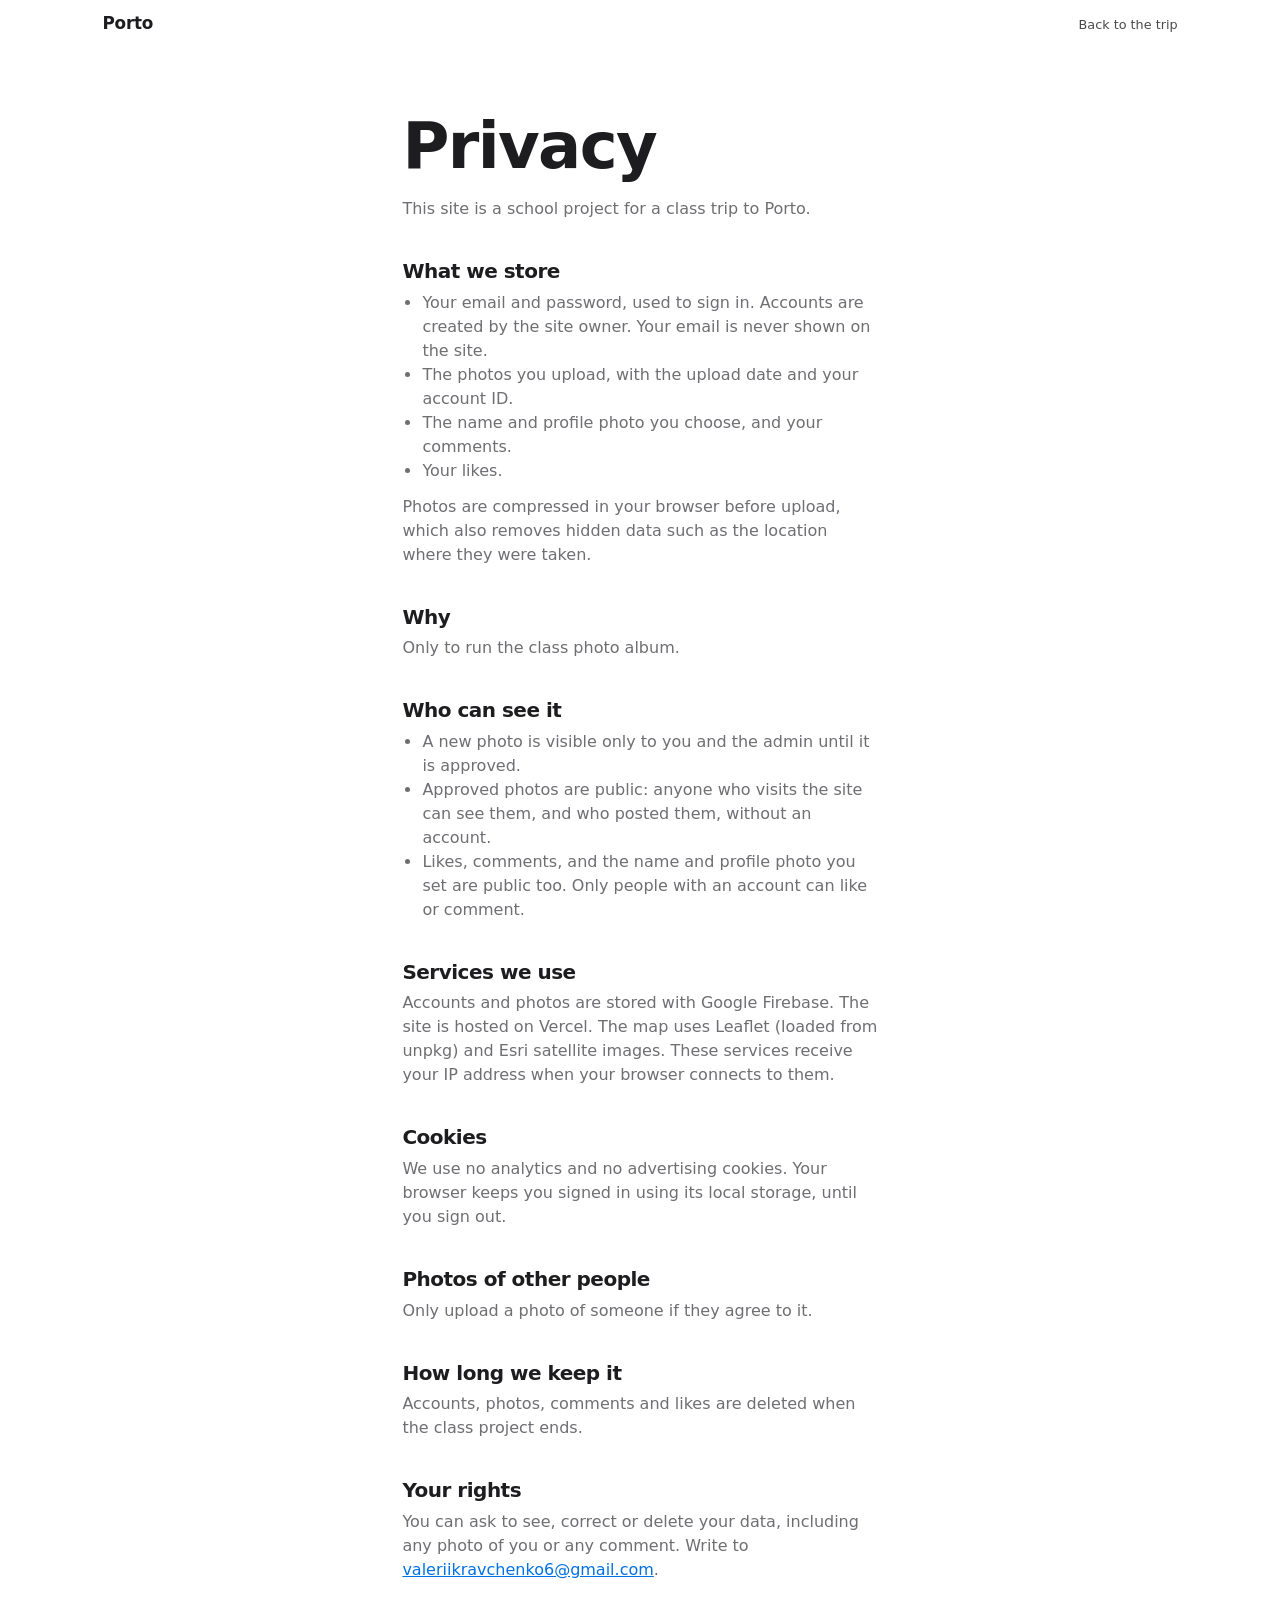
<file: privacy.html>
<!DOCTYPE html>
<html lang="en">
<head>
  <meta charset="UTF-8">
  <meta name="viewport" content="width=device-width, initial-scale=1.0">
  <title>Privacy — Porto Class Trip</title>
  <link rel="stylesheet" href="style.css">
</head>
<body>
  <header class="nav">
    <a href="index.html" class="logo">Porto</a>
    <nav>
      <a href="index.html">Back to the trip</a>
    </nav>
  </header>

  <main class="privacy">
    <h1>Privacy</h1>
    <p>This site is a school project for a class trip to Porto.</p>

    <h2>What we store</h2>
    <ul>
      <li>Your email and password, used to sign in. Accounts are created by the site
          owner. Your email is never shown on the site.</li>
      <li>The photos you upload, with the upload date and your account ID.</li>
      <li>The name and profile photo you choose, and your comments.</li>
      <li>Your likes.</li>
    </ul>
    <p>Photos are compressed in your browser before upload, which also removes
       hidden data such as the location where they were taken.</p>

    <h2>Why</h2>
    <p>Only to run the class photo album.</p>

    <h2>Who can see it</h2>
    <ul>
      <li>A new photo is visible only to you and the admin until it is approved.</li>
      <li>Approved photos are public: anyone who visits the site can see them,
          and who posted them, without an account.</li>
      <li>Likes, comments, and the name and profile photo you set are public too.
          Only people with an account can like or comment.</li>
    </ul>

    <h2>Services we use</h2>
    <p>Accounts and photos are stored with Google Firebase. The site is hosted on
       Vercel. The map uses Leaflet (loaded from unpkg) and Esri satellite images.
       These services receive your IP address when your browser connects to them.</p>

    <h2>Cookies</h2>
    <p>We use no analytics and no advertising cookies. Your browser keeps you
       signed in using its local storage, until you sign out.</p>

    <h2>Photos of other people</h2>
    <p>Only upload a photo of someone if they agree to it.</p>

    <h2>How long we keep it</h2>
    <p>Accounts, photos, comments and likes are deleted when the class project ends.</p>

    <h2>Your rights</h2>
    <p>You can ask to see, correct or delete your data, including any photo of you
       or any comment.
       Write to <a href="mailto:valeriikravchenko6@gmail.com">valeriikravchenko6@gmail.com</a>.</p>
  </main>
</body>
</html>
</file>
<file: style.css>
* {
  margin: 0;
  padding: 0;
  box-sizing: border-box;
}

/* Все цвета и размеры сайта — здесь. Поменяешь тут — поменяется везде. */
:root {
  --white: #ffffff;
  --gray: #f5f5f7;        /* светло-серый фон секций */
  --ink: #1d1d1f;         /* почти чёрный текст */
  --muted: #6e6e73;       /* второстепенный текст на светлом */
  --muted-dark: #a1a1a6;  /* второстепенный текст на тёмном */
  --black: #000000;
  --accent: #0071e3;      /* единственный яркий цвет на светлом */
  --accent-dark: #2997ff; /* тот же синий, но читается на тёмном */
  --radius: 28px;
  --side: 8vw;            /* отступ контента от края экрана */
  --ease: cubic-bezier(0.2, 0.7, 0.2, 1); /* быстро стартует, мягко останавливается */
}

html {
  scroll-behavior: smooth;
}

body {
  /* На Mac и iPhone будет системный шрифт Apple, на остальных — Inter */
  font-family: -apple-system, BlinkMacSystemFont, "SF Pro Text", "Inter", system-ui, sans-serif;
  line-height: 1.5;
  color: var(--ink);
  background: var(--white);
  overflow-x: clip; /* clip, а не hidden — hidden ломает position: sticky */
  -webkit-font-smoothing: antialiased;
}

/* Крупные жирные заголовки с плотными буквами — главный приём этого стиля */
h1, h2, h3 {
  font-weight: 600;
  line-height: 1.08;
  letter-spacing: -0.025em;
}

img {
  display: block;
}

/* ---------- Прогресс и навигация ---------- */

#progress {
  position: fixed;
  top: 0;
  left: 0;
  height: 2px;
  width: 100%;
  background: var(--accent);
  transform-origin: left;
  transform: scaleX(0);
  z-index: 100;
}

/* Светлое «матовое стекло»: читается и на фото, и на белых секциях */
.nav {
  position: fixed;
  top: 0;
  left: 0;
  right: 0;
  height: 48px;
  display: flex;
  justify-content: space-between;
  align-items: center;
  padding: 0 var(--side);
  z-index: 50;
  background: rgba(255, 255, 255, 0.78);
  backdrop-filter: saturate(180%) blur(20px);
  -webkit-backdrop-filter: saturate(180%) blur(20px);
}

.nav a {
  color: var(--ink);
  text-decoration: none;
}

.logo {
  font-size: 1.05rem;
  font-weight: 600;
  letter-spacing: -0.01em;
}

.nav nav a {
  margin-left: 1.8rem;
  font-size: 0.8rem;
  opacity: 0.8;
  transition: opacity 0.2s;
}

.nav nav a:hover {
  opacity: 1;
}

/* ---------- Общая механика глав со скроллом ---------- */

.chapter {
  --p: 0;              /* прогресс 0..1, его ставит script.js */
  --leave: 0;          /* 0..1 — насколько глава «уходит» под следующую */
  position: relative;
  height: 400vh;       /* чем выше секция — тем дольше длится анимация */
  background: var(--black);
  color: var(--white);
  /* Следующая секция заезжает на последний экран этой главы.
     Поэтому последний экран (100vh) — это время перехода, а не анимации. */
  margin-bottom: -100vh;
}

/* Секция, которая наезжает на предыдущую главу */
.chapter + .chapter {
  overflow: clip; /* clip, а не hidden — hidden сломал бы sticky */
}

.sticky {
  position: sticky;
  top: 0;
  height: 100vh;
  overflow: hidden;
  /* уходящая глава немного уменьшается... */
  transform: scale(calc(1 - var(--leave) * 0.05));
}

/* ...и затемняется (полупрозрачный чёрный слой поверх всего) */
.sticky::after {
  content: "";
  position: absolute;
  inset: 0;
  background: var(--black);
  opacity: calc(var(--leave) * 0.6);
  pointer-events: none;
  z-index: 5;
}

.bg {
  position: absolute;
  inset: 0;
  width: 100%;
  height: 100%;
  object-fit: cover;
}

.shade {
  position: absolute;
  inset: 0;
  background: linear-gradient(to bottom, rgba(0,0,0,0.25), rgba(0,0,0,0.6));
}

/* Элементы с data-from по умолчанию спрятаны, класс .active их показывает */
[data-from] {
  opacity: 0;
  transform: translateY(30px);
  transition: opacity 0.8s var(--ease), transform 0.8s var(--ease);
}

[data-from].active {
  opacity: 1;
  transform: none;
}

/* Уже пройденный элемент уходит вверх, а не падает обратно вниз */
[data-from].past {
  opacity: 0;
  transform: translateY(-30px);
}

/* Маленькая строка над заголовком */
.kicker {
  font-size: 1.05rem;
  font-weight: 600;
  letter-spacing: -0.01em;
  color: var(--muted);
}

.year {
  display: inline-block;
  font-size: 0.85rem;
  font-weight: 600;
  color: var(--accent);
}

/* ---------- 1. Обложка ---------- */

.hero {
  height: 300vh;
  background: var(--white);
  color: var(--ink);
}

/* Фото в рамке под текстом. --k — «сколько рамки осталось»:
   1 в начале, 0 когда фото раскрылось на весь экран. */
.hero .bg {
  --k: max(0, 1 - var(--p) * 1.6);
  --frame-top: 46vh;
  --frame-side: 12vw;
  --frame-bottom: 5vh;
  inset: auto;
  top: calc(var(--k) * var(--frame-top));
  left: calc(var(--k) * var(--frame-side));
  width: calc(100% - var(--k) * var(--frame-side) * 2);
  height: calc(100% - var(--k) * (var(--frame-top) + var(--frame-bottom)));
  border-radius: calc(var(--k) * var(--radius));
}

.hero .shade {
  opacity: calc((var(--p) - 0.6) * 2.5);
}

.hero-text {
  position: absolute;
  top: 48px; /* высота меню */
  left: 0;
  right: 0;
  height: calc(46vh - 48px);
  display: flex;
  flex-direction: column;
  justify-content: center;
  align-items: center;
  text-align: center;
  padding: 0 1.5rem;
  /* текст тает, когда фото раскрывается */
  opacity: calc(1 - var(--p) * 2.2);
}

.hero h1 {
  font-size: clamp(3.5rem, min(10vw, 17vh), 9rem);
  font-weight: 700;
  letter-spacing: -0.035em;
  line-height: 1;
}

.hero .sub {
  font-size: clamp(1.1rem, 2vw, 1.6rem);
  font-weight: 500;
  letter-spacing: -0.015em;
  margin-top: 0.4rem;
}

.hero .starts {
  font-size: 0.95rem;
  color: var(--muted);
  margin-top: 0.8rem;
}

#countdown {
  font-weight: 600;
  color: var(--accent);
  font-variant-numeric: tabular-nums; /* цифры одной ширины — таймер не дёргается */
}

.hero-second {
  position: absolute;
  inset: 0;
  display: grid;
  place-items: center;
  padding: 2rem;
  text-align: center;
  color: var(--white);
  font-size: clamp(2rem, 5vw, 4rem);
  font-weight: 600;
  letter-spacing: -0.025em;
  line-height: 1.1;
}

.scroll-hint {
  position: absolute;
  bottom: 8vh;
  left: 50%;
  translate: -50% 0;
  font-size: 0.8rem;
  color: var(--white);
  opacity: calc(1 - var(--p) * 5);
  animation: bounce 1.6s infinite;
}

@keyframes bounce {
  50% { transform: translateY(6px); }
}

/* ---------- Карта «Где это?» ---------- */

.where {
  height: 400vh;
}

#leaflet-map {
  position: absolute;
  inset: 0;
  z-index: 0; /* свой «слой», чтобы карта не перекрывала меню */
  background: var(--black);
}

.where-text {
  position: absolute;
  left: var(--side);
  bottom: 10vh;
  width: min(420px, 84vw);
  height: 14rem;
  z-index: 1;
  pointer-events: none; /* карта под текстом остаётся кликабельной */
}

.where-step {
  position: absolute;
  inset: 0;
  padding: 1.8rem 2rem;
  border-radius: var(--radius);
  color: var(--ink);
  background: rgba(255, 255, 255, 0.82);
  backdrop-filter: saturate(180%) blur(20px);
  -webkit-backdrop-filter: saturate(180%) blur(20px);
}

.where-step h2 {
  font-size: clamp(2rem, 4vw, 3rem);
  margin: 0.2rem 0 0.6rem;
}

/* Пульсирующая точка на месте Порту */
.porto-dot {
  width: 18px;
  height: 18px;
  border-radius: 50%;
  background: var(--accent);
  border: 3px solid var(--white);
  box-shadow: 0 0 0 0 rgba(0, 113, 227, 0.7);
  animation: pulse 1.8s infinite;
}

@keyframes pulse {
  70%  { box-shadow: 0 0 0 22px rgba(0, 113, 227, 0); }
  100% { box-shadow: 0 0 0 0 rgba(0, 113, 227, 0); }
}

/* ---------- 2. История ---------- */

.history {
  height: 500vh;
}

.history .bg {
  /* медленный наезд и сдвиг, как пролёт камеры */
  transform: scale(calc(1.25 - var(--p) * 0.2)) translateX(calc(var(--p) * -4%));
}

.history .shade {
  background: linear-gradient(to right, rgba(0,0,0,0.88) 0%, rgba(0,0,0,0.55) 55%, rgba(0,0,0,0.1) 100%);
}

.history-content {
  position: relative;
  height: 100%;
  max-width: 640px;
  padding: 6rem 2rem 2rem var(--side);
  display: flex;
  flex-direction: column;
  justify-content: center;
}

.history h2 {
  font-size: clamp(2.5rem, 5vw, 4rem);
  margin-bottom: 2.2rem;
}

.timeline {
  list-style: none;
}

.timeline li {
  padding-bottom: 1.5rem;
}

.timeline .year {
  color: var(--accent-dark);
}

.timeline p {
  color: var(--muted-dark);
}

.timeline b {
  color: var(--white);
  font-weight: 600;
}

/* ---------- 3. Монументы (горизонтальная лента) ---------- */

.monuments {
  height: 500vh;
  background: var(--gray);
  color: var(--ink);
}

.monuments .sticky {
  display: flex;
  flex-direction: column;
  justify-content: center;
  padding-top: 48px;
}

.monuments-title {
  font-size: clamp(2.5rem, 5vw, 4rem);
  padding: 0 var(--side) 1.5rem;
}

.track {
  display: flex;
  gap: 1.25rem;
  padding: 0 var(--side);
  width: max-content;
  will-change: transform;
}

/* Карточка: фото сверху, текст снизу на белом */
.card {
  display: flex;
  flex-direction: column;
  width: min(78vw, 460px);
  height: min(68vh, 620px);
  border-radius: var(--radius);
  overflow: hidden;
  background: var(--white);
}

.card img {
  flex: 1;
  min-height: 0; /* без этого картинка не сжимается внутри flex */
  width: 100%;
  object-fit: cover;
  transition: transform 0.6s var(--ease);
}

.card:hover img {
  transform: scale(1.03);
}

.card-text {
  position: relative; /* текст лежит поверх картинки при наведении */
  padding: 1.4rem 1.6rem 1.6rem;
  background: var(--white);
}

.card h3 {
  font-size: 1.5rem;
  margin: 0.15rem 0 0.4rem;
}

.card p {
  font-size: 0.95rem;
  color: var(--muted);
}

/* ---------- Плавное появление ---------- */

.reveal {
  opacity: 0;
  transform: translateY(30px);
  transition: opacity 0.8s var(--ease), transform 0.8s var(--ease);
}

.reveal.visible {
  opacity: 1;
  transform: none;
}

/* Финал: текст слева, вертикальное фото справа */
.final {
  position: relative;
  min-height: 100vh;
  display: grid;
  grid-template-columns: 1fr 1fr;
  align-items: center;
  gap: 4vw;
  padding: 6rem var(--side);
  background: var(--black);
  color: var(--white);
}

.final h2 {
  font-size: clamp(2.8rem, 6vw, 5.5rem);
}

.final h2 span {
  display: block;
  color: var(--muted-dark);
}

.final img {
  width: 100%;
  height: 80vh;
  object-fit: cover;
  border-radius: var(--radius);
}

footer {
  padding: 2rem var(--side);
  background: var(--gray);
  color: var(--muted);
  font-size: 0.75rem;
}

.credits {
  margin-top: 0.6rem;
}

.credits summary {
  cursor: pointer;
}

.credits ul {
  list-style: none;
  margin-top: 0.5rem;
}

/* ---------- Телефон ---------- */

@media (max-width: 760px) {
  :root {
    --side: 6vw;
  }

  /* Меню не прячем: ссылки листаются пальцем вбок */
  .nav nav {
    display: flex;
    overflow-x: auto;
    margin-left: 1rem;
    scrollbar-width: none;
  }

  .nav nav a {
    margin-left: 1rem;
    white-space: nowrap;
  }

  /* Рамка почти на всю ширину экрана */
  .hero .bg {
    --frame-side: 6vw;
  }

  .history-content {
    padding-left: var(--side);
  }

  /* На узком экране текст лежит на всём фото, поэтому затемняем равномерно */
  .history .shade {
    background: rgba(0, 0, 0, 0.72);
  }

  .final {
    grid-template-columns: 1fr;
    gap: 2rem;
    text-align: center;
  }

  .final img {
    height: 60vh;
  }
}


@media (prefers-reduced-motion: reduce) {
  html { scroll-behavior: auto; }
  [data-from], .reveal { transition: none; }
  .sticky { transform: none; }
  .scroll-hint { animation: none; }
}

.privacy {
  max-width: 680px;           /* узкая колонка: длинные строки читать тяжело */
  margin: 0 auto;             /* колонка по центру */
  padding: 7rem var(--side) 4rem; /* сверху отступ, чтобы шапка не закрывала текст */
}

.privacy h1 {
  font-size: clamp(2.5rem, 5vw, 4rem);
  margin-bottom: 1rem;
}

.privacy h2 {
  font-size: 1.25rem;
  margin: 2.5rem 0 0.5rem;
}

.privacy p,
.privacy ul {
  color: var(--muted);
  margin-bottom: 0.75rem;
}

.privacy ul {
  padding-left: 1.25rem;
}

.privacy a {
  color: var(--accent);
}
</file>
